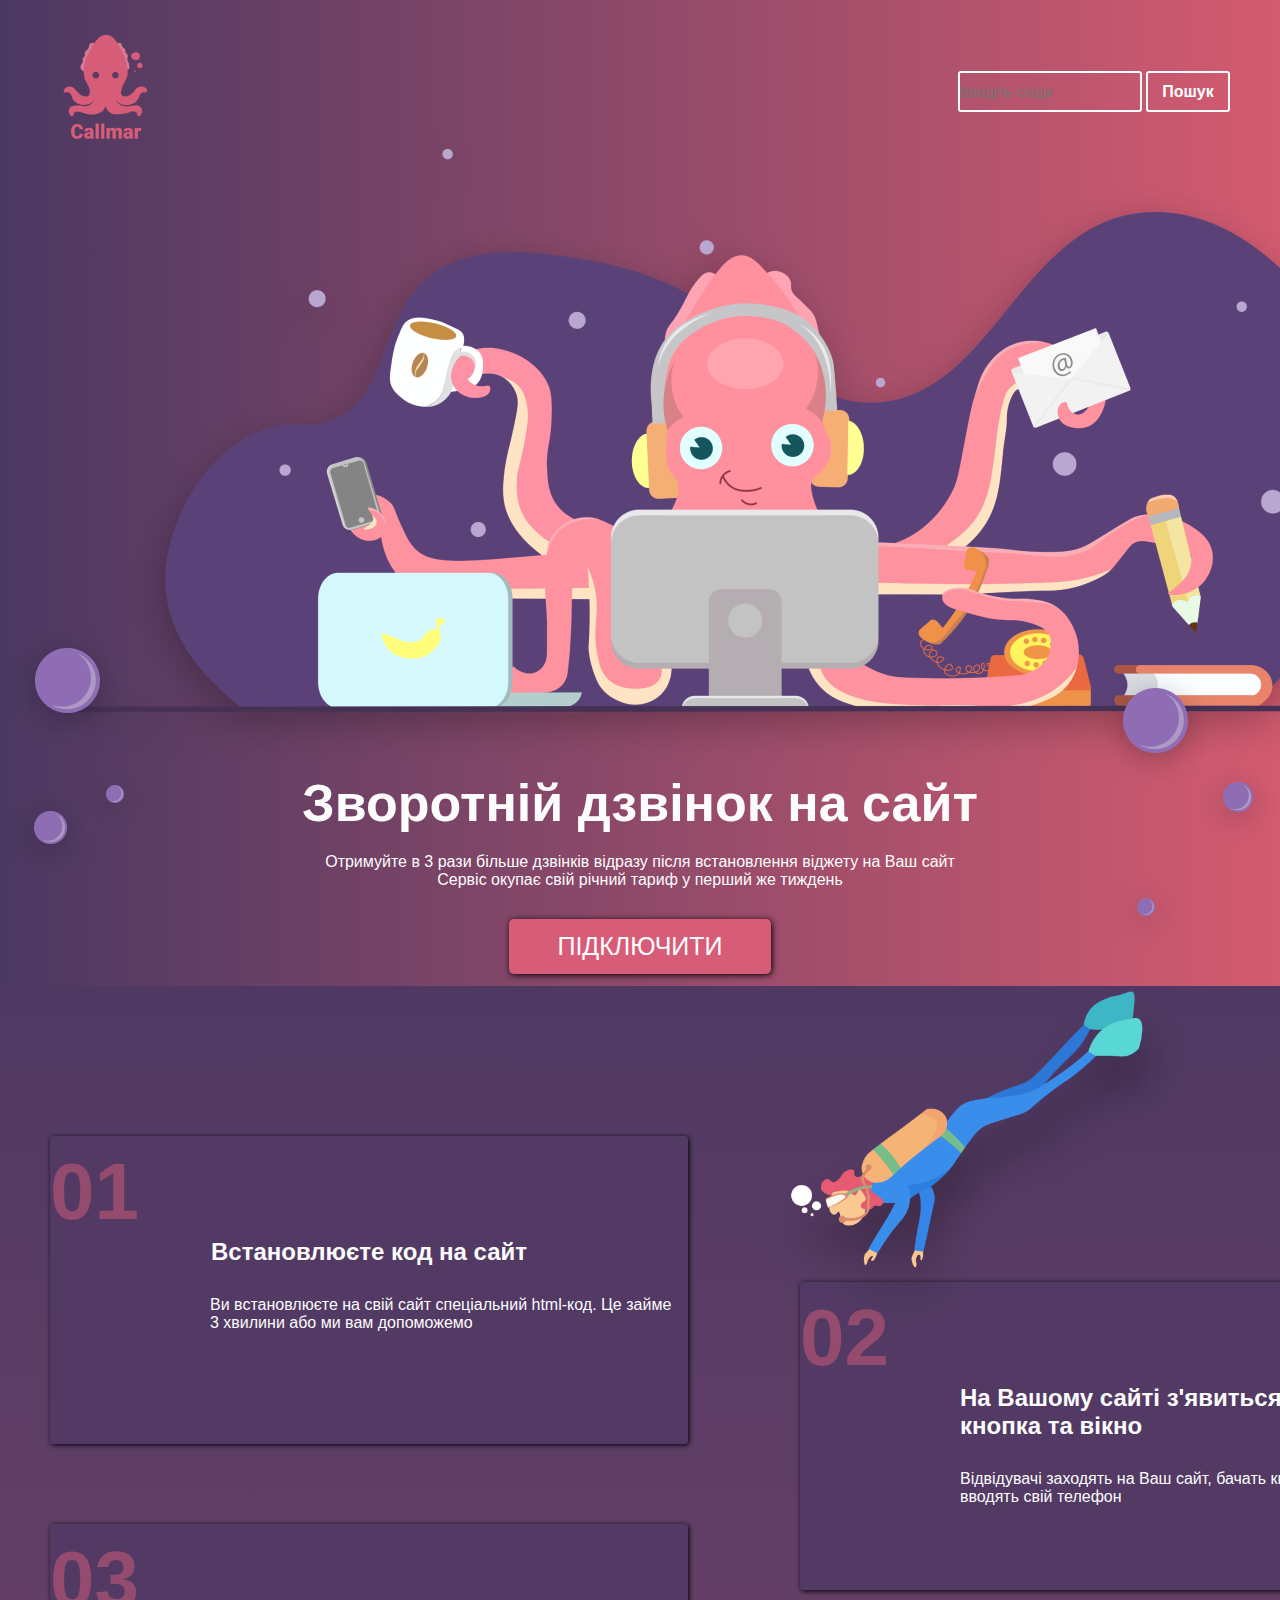
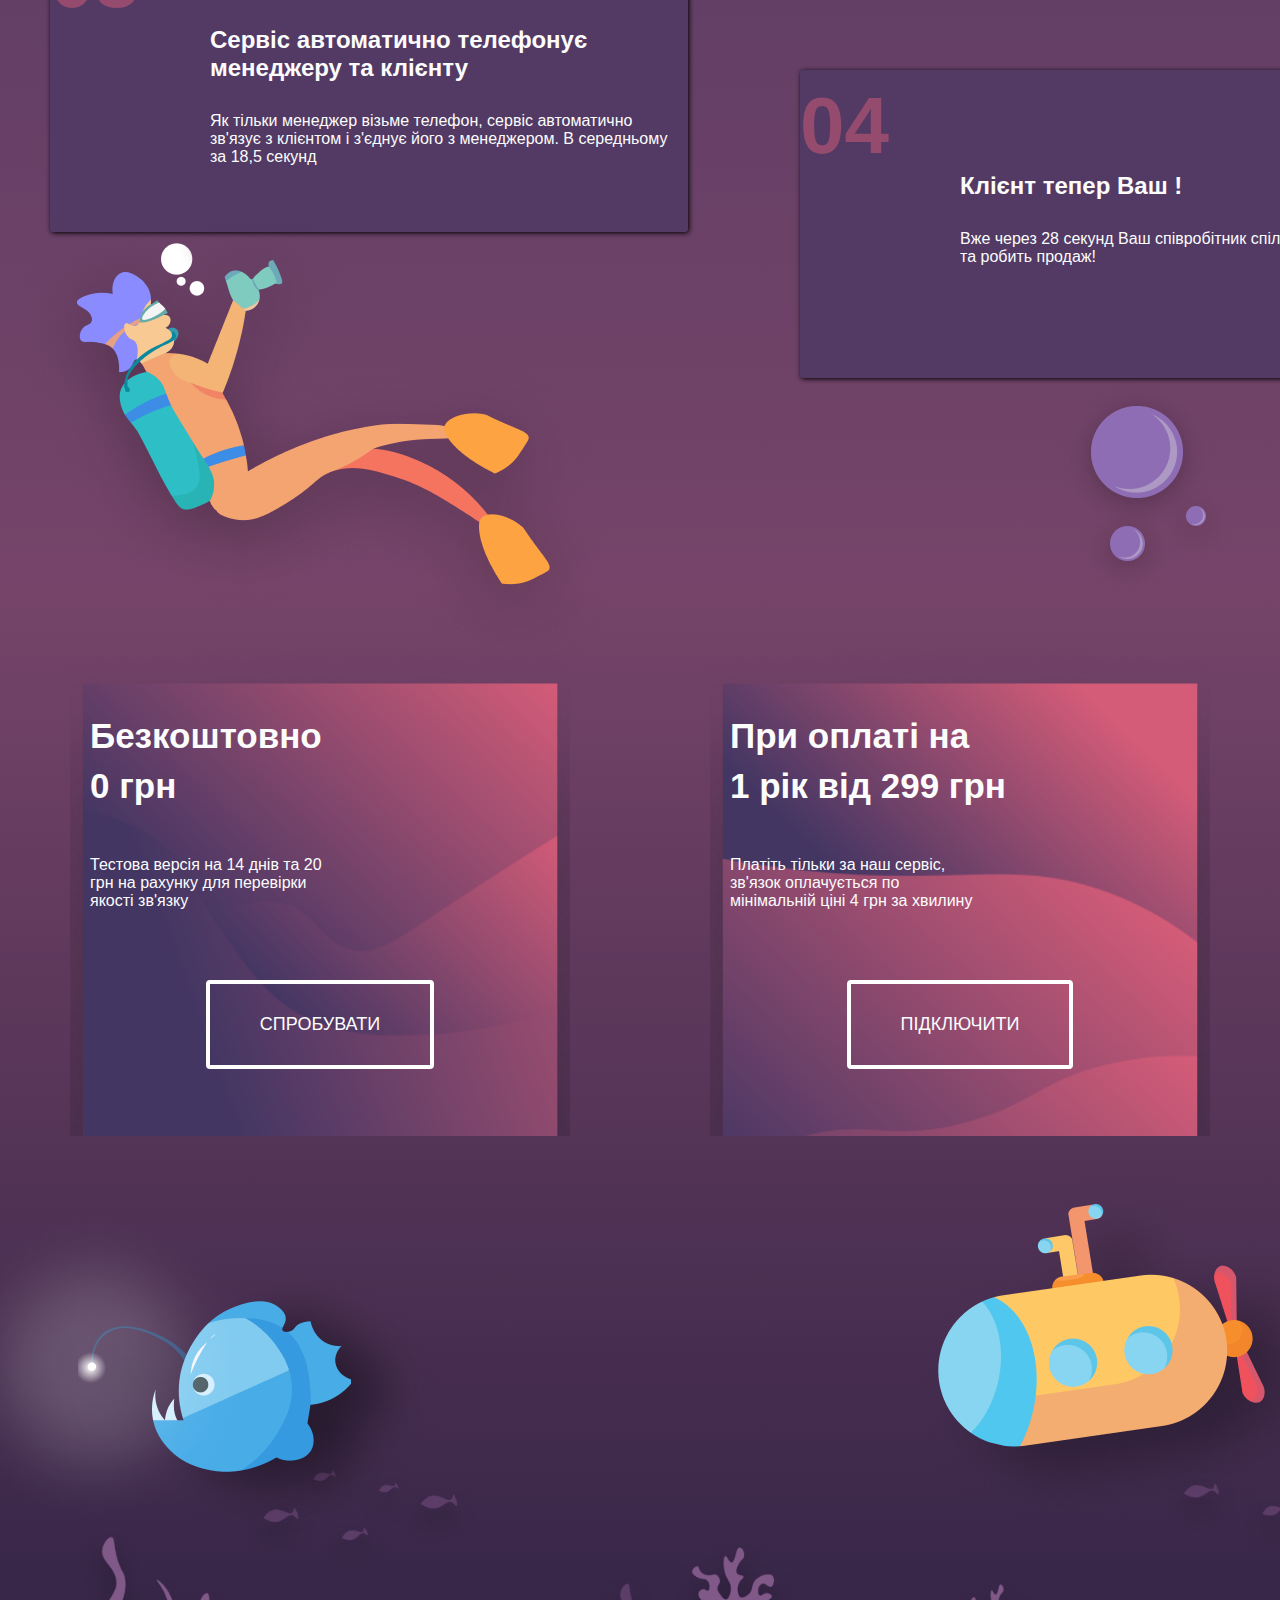
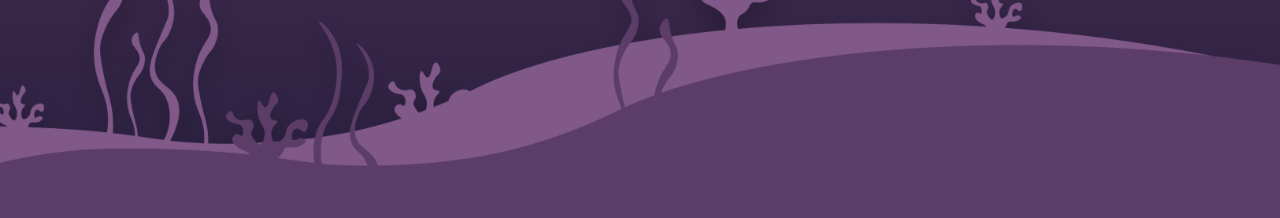
<file: index.html>
<!DOCTYPE html>
<html lang="en">
<head>
    <meta charset="UTF-8">
    <meta http-equiv="X-UA-Compatible" content="IE=edge">
    <meta name="viewport" content="width=device-width, initial-scale=1.0">
    <title>Callmar</title>
    <link rel="stylesheet" href="./style.css">
</head>
<body>
    <div class="main__block" id="blockThree">
        <div class="main__line">
            <img src="./img/Callmar 1 1.png" alt="" class="line__img">
            <div class="search">
                <input type="text" class="search__input" placeholder="Введіть сюди">
                <button class="search__btn">Пошук</button>
            </div>
        </div>
        <img src="./img/Осминог 5 1.png" alt="" class="octopus">
        <h1 class="title">Зворотній дзвінок на сайт</h1>
        <p class="txt1">Отримуйте в 3 рази більше дзвінків відразу після встановлення віджету на Ваш сайт</p>
        <p class="txt">Сервіс окупає свій річний тариф у перший же тиждень</p>
        <div class="click__btn">
            <button class="click">Підключити</button>
        </div>
        <img src="./img/Group 135.png" alt="" class="bubbles">
        <img src="./img/Group 134.png" alt="" class="bubbles2">
    </div>

    <div class="block__info" id="blockOne">
        <div class="info__blocks">
            <div class="info__block1">
                <h1 class="block1__title">01</h1>
                <h2 class="block1__topic">Встановлюєте код на сайт</h2>
                <p class="block1__txt">Ви встановлюєте на свій сайт спеціальний html-код. Це займе 3 хвилини або ми вам допоможемо</p>
            </div>
            <div class="info__block3">
                <h1 class="block3__title">03</h1>
                <h2 class="block3__topic">Сервіс автоматично телефонує менеджеру та клієнту</h2>
                <p class="block3__txt">Як тільки менеджер візьме телефон, сервіс автоматично зв'язує з клієнтом і з'єднує його з менеджером. В середньому за 18,5 секунд</p>
            </div>
        </div>
        <div class="info__blocks2">
            <div class="info__block2">
                <h1 class="block2__title">02</h1>
                <h2 class="block2__topic">На Вашому сайті з'явиться спеціальна кнопка та вікно</h2>
                <p class="block2__txt">Відвідувачі заходять на Ваш сайт, бачать кнопку або вікно та вводять свій телефон</p>
            </div>
            <div class="info__block4">
                <h1 class="block4__title">04</h1>
                <h2 class="block4__topic">Клієнт тепер Ваш !</h2>
                <p class="block4__txt">Вже через 28 секунд Ваш співробітник спілкується з клієнтом та робить продаж!</p>
            </div>
        </div>
        <img src="./img/Аквалангист 2 1.png" alt="" class="aqua1">
        <img src="./img/Group 131.png" alt="" class="aqua2">
        <img src="./img/Group 133.png" alt="" class="bubbles3">
    </div>
    <div class="last__block" id="blockTwo">
        <div class="block__cards">
            <div class="card1">
                <h1 class="card1__title">Безкоштовно</h1>
                <h2 class="card1__txt">0 грн</h2>
                <p class="card1__info">Тестова версія на 14 днів та 20 грн на рахунку для перевірки якості зв'язку</p>
                <div class="button-card1">
                    <button class="card1__btn">Спробувати</button>
                </div>
            </div>
            <div class="card2">
                <h1 class="card2__title">При оплаті  на</h1>
                <h2 class="card2__txt">1 рік від 299 грн</h2>
                <p class="card2__info">Платіть тільки за наш сервіс, зв'язок оплачується по мінімальній ціні 4 грн за хвилину</p>
                <div class="button-card2">
                    <button class="card2__btn">Підключити</button>
                </div>
            </div>
        </div>
        <img src="./img/Фон 1.png" alt="" class="bottom">
        <img src="./img/Group 38.png" alt="" class="fish1">
        <img src="./img/подлодка 1.png" alt="" class="lodka">
    </div>
    <script src="./script.js"></script>
</body>
</html>
</file>
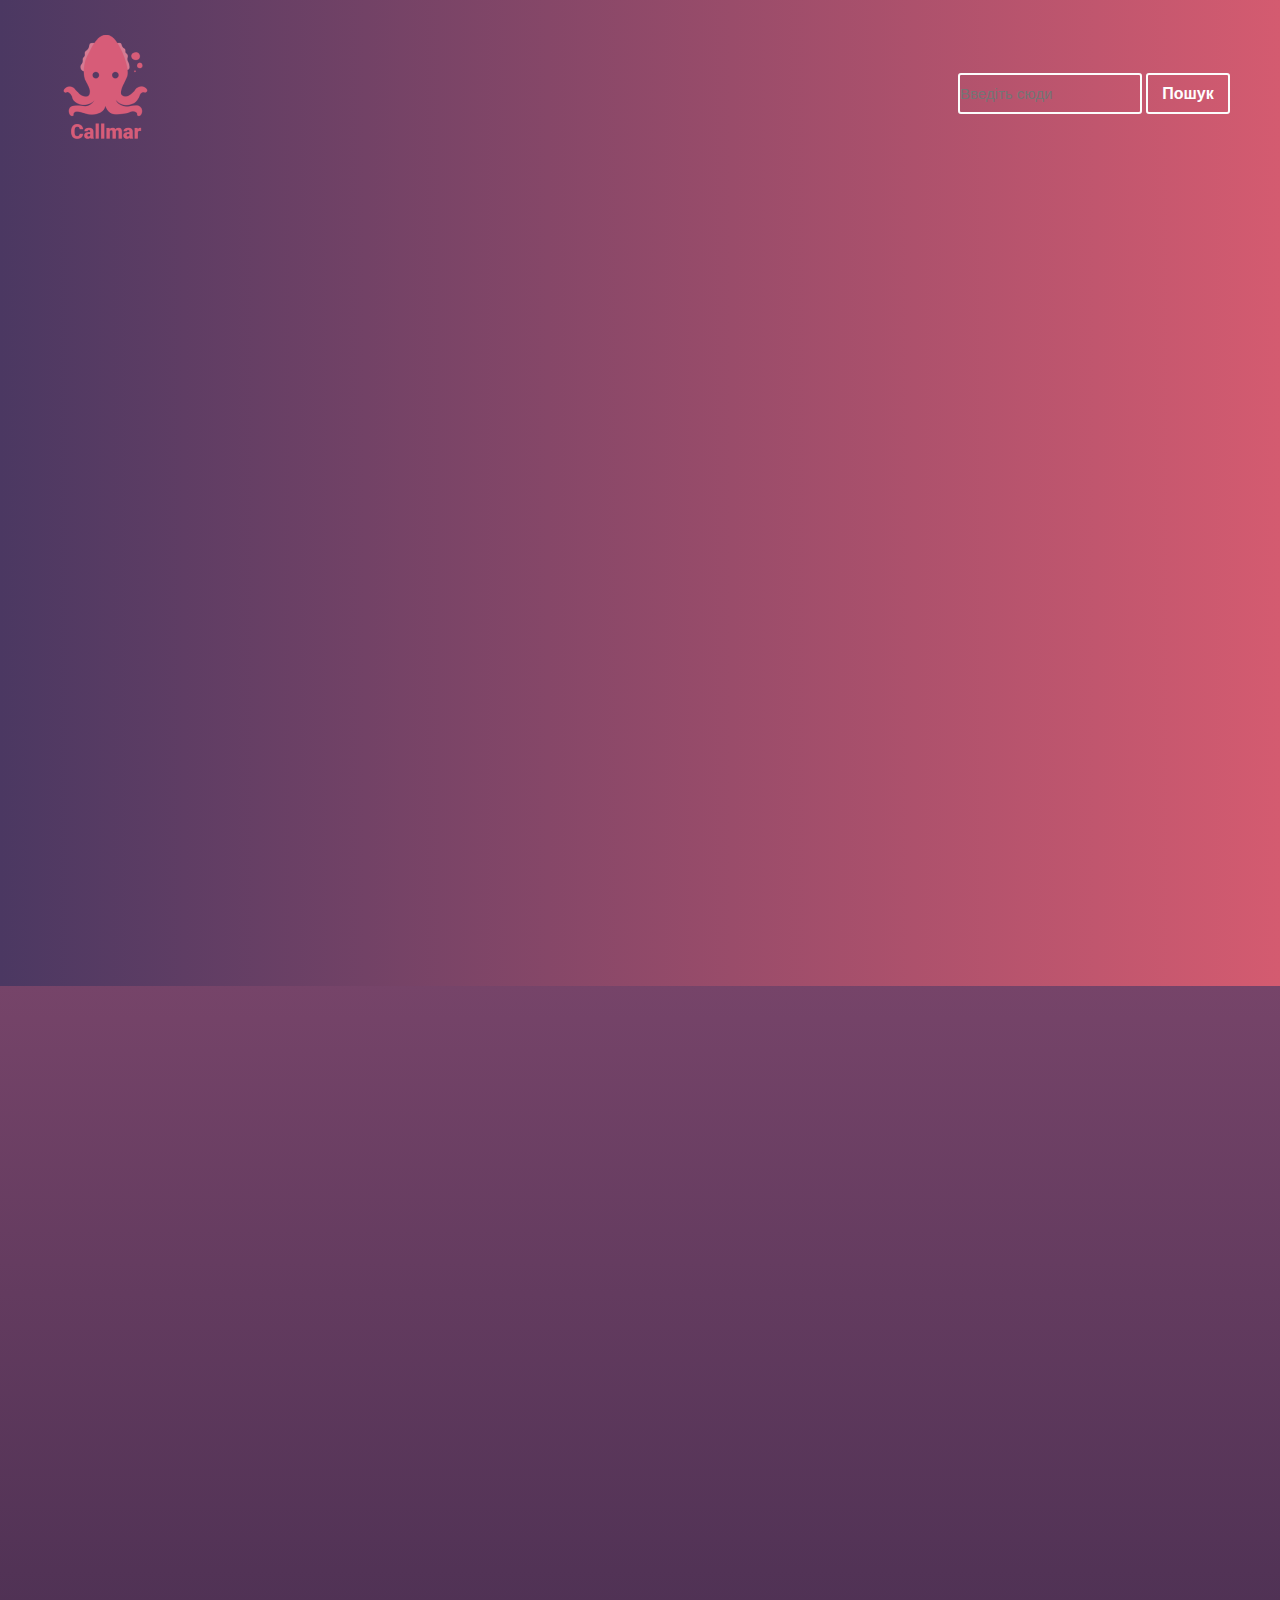
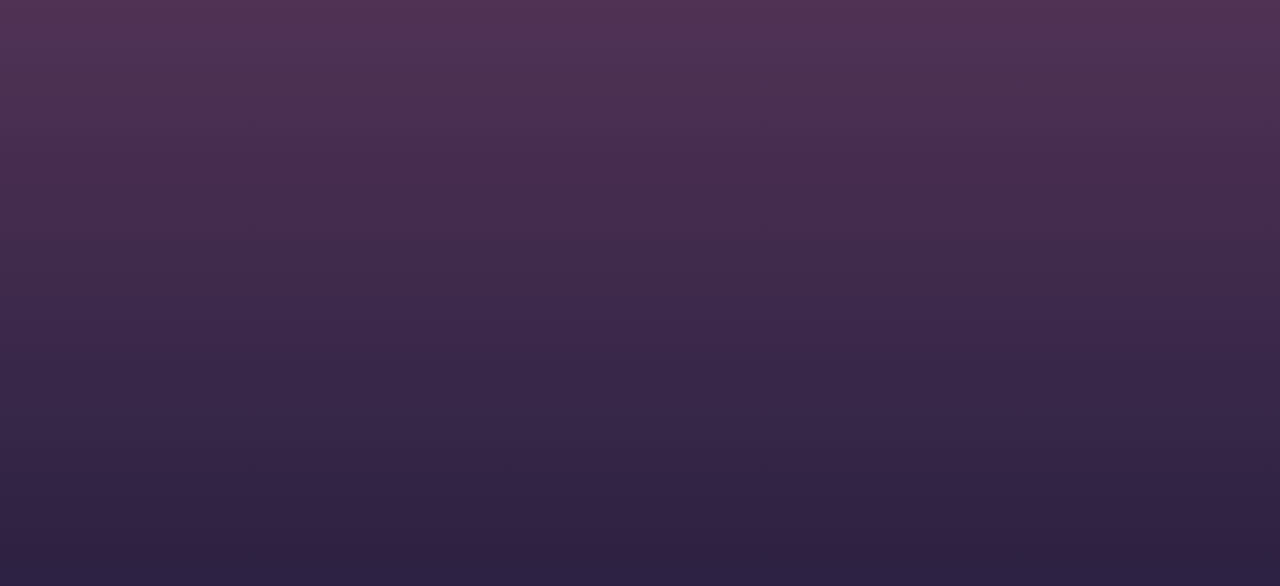
<file: search.html>
<!DOCTYPE html>
<html lang="en">
<head>
    <meta charset="UTF-8">
    <meta http-equiv="X-UA-Compatible" content="IE=edge">
    <meta name="viewport" content="width=device-width, initial-scale=1.0">
    <title>Document</title>
    <link rel="stylesheet" href="./style.css">
</head>
<body>
    <div class="main__block">
        <div class="main__line">
            <a href="./index.html">
                <img src="./img/Callmar 1 1.png" alt="" class="line__img">
            </a>
            <div class="search">
                <input type="text" class="search__input" placeholder="Введіть сюди">
                <button class="search__btn">Пошук</button>
            </div>
        </div>
    </div>
    <div class="last__block" id="blockTwo"></div>

    <div class="block"></div>

    <script src="./search.js"></script>
</body>
</html>
</file>
<file: style.css>
* {
    margin: 0;
    padding: 0;
    border: 0;
    outline: 0;
    list-style: none;
    box-sizing: border-box;
    scroll-behavior: smooth;
    text-decoration: none;
}
.main__block{
    height: 986px;
    background: linear-gradient(90deg, rgba(75, 56, 98, 1), rgba(212, 91, 112, 1));
}
.main__line{
    display: flex;
    align-items: center;
    justify-content: space-between;
}
.line__img{
    margin-top: 35px;
    margin-left: 50px;
}
.search{
    margin-top: 35px;
    margin-right: 50px;
}
.search__input{
    background-color: transparent;
    border: 2px solid #fcfcfc;
    border-radius: 3px;
    width: 184px;
    height: 41px;
    color: #fff;
    font-size: 15px;
    font-family: "Roboto", sans-serif;
}
.search__btn{
    width: 84px;
    height: 41px;
    border-radius: 3px;
    background-color: transparent;
    border: 2px solid #fcfcfc;
    color: #fff;
    font-size: 16px;
    font-weight: 900;
    font-family: "Roboto", sans-serif;
    text-align: center;
    z-index: 2;
}
.octopus{
    margin-left: 30px;
    margin-top: -30px;
    z-index: -1;
}
.title{
    text-align: center;
    color: #fcfcfc;
    font-family: "Roboto", sans-serif;
    font-size: 52px;
}
.txt1{
    text-align: center;
    color: #fcfcfc;
    font-family: "Roboto", sans-serif;
    margin-top: 20px;
}
.txt{
    text-align: center;
    color: #fcfcfc;
    font-family: "Roboto", sans-serif;
}
.click__btn{
    margin-top: 30px;
    display: flex;
    align-items: center;
    justify-content: center;
}
.click{
    background-color: #d75c78;
    color: #fff;
    width: 262px;
    height: 55px;
    text-transform: uppercase;
    font-size: 25px;
    border-radius: 5px;
    box-shadow: 1px 1px 6px #000000;
}
.bubbles{
    position: absolute;
    top: 620px;
}
.bubbles2{
    position: absolute;
    right: 0;
    top: 660px
}
.block__info{
    height: 1200px;
    background: linear-gradient(rgba(79, 57, 99, 1), rgba(118, 68, 105, 1));
}
.info__blocks{
    font-family: "Roboto", sans-serif;
    display: flex;
    flex-direction: column;
    margin-left: 50px;
}
.info__blocks2{
    font-family: "Roboto", sans-serif;
    display: flex;
    flex-direction: column;
    margin-left: 800px;
    margin-top: -550px;
}
.info__block1{
    margin-top: 150px;
    width: 638px;
    height: 308px;
    background-color: #523A64;
    box-shadow: 1px 1px 5px #000;
    border-radius: 3px;
}
.block1__title{
    margin-top: 10px;
    font-size: 80px;
    color: #944b6e;
}
.block1__topic{
    text-align: center;
    color: #fcfcfc;
}
.block1__txt{
    padding-top: 30px;
    margin-left: 160px;
    color: #fcfcfc;
    padding-right: 10px;
}
.block2__title{
    margin-top: 10px;
    font-size: 80px;
    color: #944b6e;
}
.block2__topic{
    margin-left: 160px;
    color: #fcfcfc;
}
.block2__txt{
    padding-top: 30px;
    margin-left: 160px;
    color: #fcfcfc;
    padding-right: 10px;
}
.block3__title{
    margin-top: 10px;
    font-size: 80px;
    color: #944b6e;
}
.block3__topic{
    margin-left: 160px;
    color: #fcfcfc;
}
.block3__txt{
    padding-top: 30px;
    margin-left: 160px;
    color: #fcfcfc;
    padding-right: 10px;
}
.block4__title{
    margin-top: 10px;
    font-size: 80px;
    color: #944b6e;
}
.block4__topic{
    margin-left: 160px;
    color: #fcfcfc;
}
.block4__txt{
    padding-top: 30px;
    margin-left: 160px;
    color: #fcfcfc;
    padding-right: 10px;
}
.info__block2{
    width: 638px;
    height: 308px;
    background-color: #523A64;
    box-shadow: 1px 1px 5px #000;
    border-radius: 3px;
}
.info__block3{
    margin-top: 80px;
    width: 638px;
    height: 308px;
    background-color: #523A64;
    box-shadow: 1px 1px 5px #000;
    border-radius: 3px;
}
.info__block4{
    margin-top: 80px;
    width: 638px;
    height: 308px;
    background-color: #523A64;
    box-shadow: 1px 1px 5px #000;
    border-radius: 3px;
}
.aqua1{
    position: absolute;
    top: 980px;
    right: 80px;
    width: 450px;
}
.aqua2{
    position: absolute;
    top: 1800px;
}
.bubbles3{
    position: absolute;
    right: 40px;
}
.last__block{
    height: 1200px;
    background: linear-gradient(rgba(118, 68, 105, 1), rgba(44, 33, 66, 1));
}
.bottom{
    position: absolute;
    top: 3050px;
    width: 1512px;
}
.fish1{
    position: absolute;
    top: 2800px;
}
.lodka{
    position: absolute;
    right: 0px;
}
.block__cards{
    padding-top: 50px;
    display: flex;
    align-items: center;
    justify-content: space-around;
    font-family: 'Roboto', sans-serif;
}
.card1{
    width: 500px;
    height: 500px;
    background-image: url(./img/Фон1\ 1.png);
    background-size: cover;
}
.card1__title{
    color: #fcfcfc;
    margin-top: 80px;
    margin-left: 20px;
    font-size: 35px;
}
.card1__txt{
    color: #fcfcfc;
    margin-left: 20px;
    margin-top: 10px;
    font-size: 35px;
}
.card1__info{
    width: 250px;
    margin-left: 20px;
    margin-top: 50px;
    color: #fcfcfc;
}
.button-card1{
    display: flex;
    align-items: center;
    justify-content: center;
}
.card1__btn{
    padding: 30px 50px;
    border-radius: 4px;
    background-color: transparent;
    border: 4px solid #ffffff;
    margin-top: 70px;
    text-transform: uppercase;
    font-size: large;
    color: #fcfcfc;
}
.card2{
    width: 500px;
    height: 500px;
    background-image: url(./img/Фон2\ 1.png);
    background-size: cover;
}
.card2__title{
    color: #fcfcfc;
    margin-top: 80px;
    margin-left: 20px;
    font-size: 35px;
}
.card2__txt{
    color: #fcfcfc;
    margin-left: 20px;
    margin-top: 10px;
    font-size: 35px;
}
.card2__info{
    width: 250px;
    margin-left: 20px;
    margin-top: 50px;
    color: #fcfcfc;
}
.button-card2{
    display: flex;
    align-items: center;
    justify-content: center;
}
.card2__btn{
    padding: 30px 50px;
    border-radius: 4px;
    background-color: transparent;
    border: 4px solid #ffffff;
    margin-top: 70px;
    text-transform: uppercase;
    font-size: large;
    color: #fcfcfc;
}
</file>
